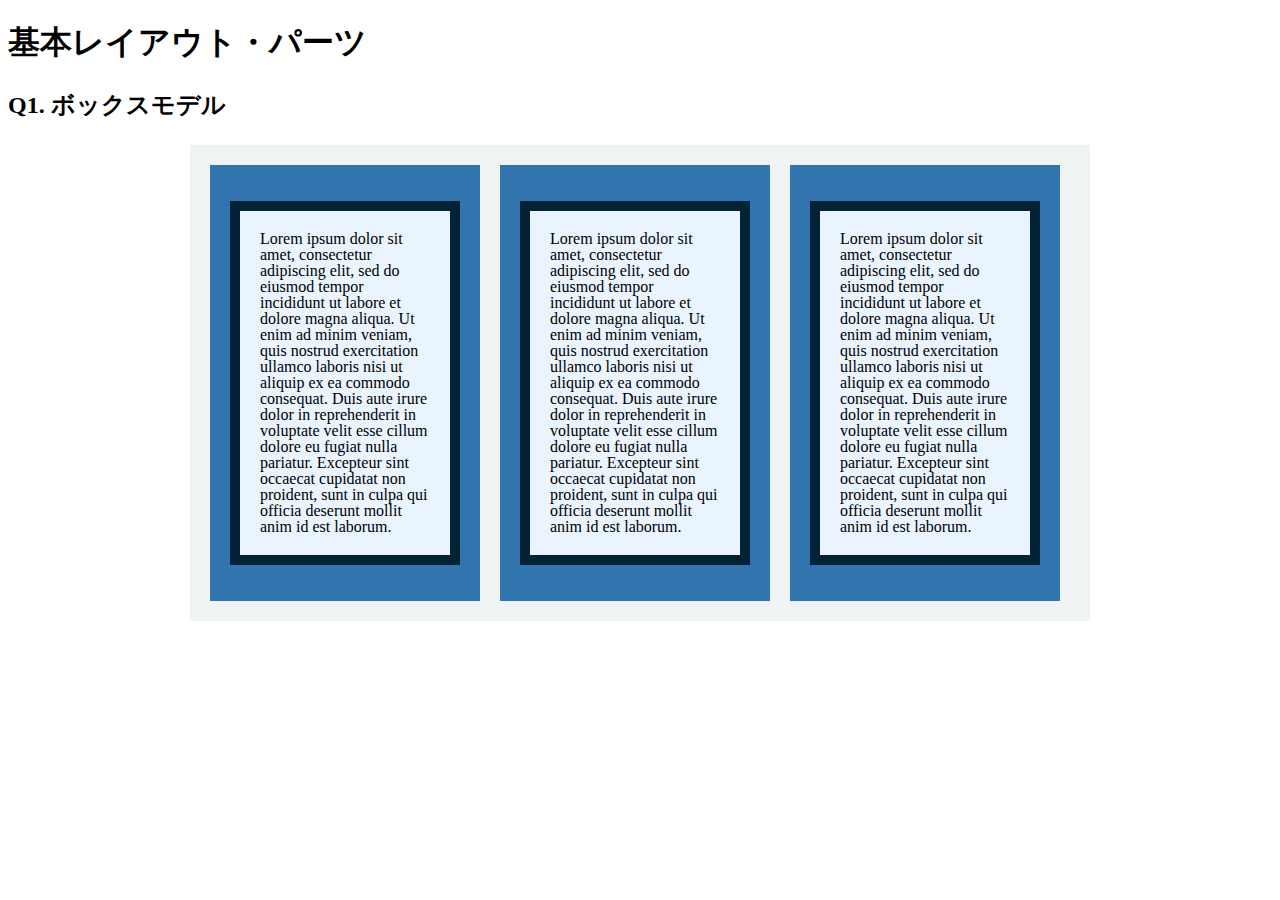
<file: layout_parts/q1/index.html>
<!DOCTYPE html>
<html>
  <head>
    <meta charset="utf-8">
    <meta http-equiv="X-UA-Compatible" content="IE=edge">
    <meta name="viewport" content="width=device-width, initial-scale=1.0, maximum-scale=1.0, user-scalable=no">
    <meta name="format-detection" content="telephone=no">
    <title>基本レイアウト・パーツ</title>
    <link rel="stylesheet" href="http://gizumo-inc.github.io/sample/front-lesson/layout_parts_new/assets/css/reset.css">
    <link rel="stylesheet" href="http://gizumo-inc.github.io/sample/front-lesson/layout_parts_new/assets/css/base.css">
    <link rel="stylesheet" href="css/style.css">
  </head>
  <body>
    <div class="wrapper">
      <h1 class="title">基本レイアウト・パーツ</h1>
      <h2 class="headline">
        <p class="headline__text">Q1. ボックスモデル</p>
      </h2>
      <div class="box">
        <!--
            このQ1のみ「answer」フォルダがあり、そこにQ1でのHTML/CSSの説明が書いてあります。
            その「index.html」をブラウザとテキストエディタで開き、参考にしてみてください。

             この問題はmarginとpaddingとborderをうまく使ってボックスを配置する問題です。
             レイアウトとしては、1つの大きなボックスの中に3つのボックスが横並びになっていて、
             さらにその3つのボックスの中にそれぞれ1つずつボックスが入っている形になっています。
             3つのボックスはfloatで横並びにしているので、clearfixでの解除も忘れないようにしてください。

             ■この問題で使う大事なプロパティ
             ・margin
             ・padding
             ・border
             ・float
        -->
        <!-- 回答はクラスq1の要素の中に書いてね -->
        <!-- すでについてるクラスにはstyleを指定しない。styleをつける場合は自分で新たにクラスをつけること -->
      <div class="q1 container clearfix">
          <div class="content_frame">
              <p class="content">Lorem ipsum dolor sit amet, consectetur adipiscing elit, sed do eiusmod tempor incididunt ut labore et dolore magna aliqua. Ut enim ad minim veniam, quis nostrud exercitation ullamco laboris nisi ut aliquip ex ea commodo consequat. Duis aute irure dolor in reprehenderit in voluptate velit esse cillum dolore eu fugiat nulla pariatur. Excepteur sint occaecat cupidatat non proident, sunt in culpa qui officia deserunt mollit anim id est laborum.</p>
          </div>
          <div class="content_frame">
              <p class="content">Lorem ipsum dolor sit amet, consectetur adipiscing elit, sed do eiusmod tempor incididunt ut labore et dolore magna aliqua. Ut enim ad minim veniam, quis nostrud exercitation ullamco laboris nisi ut aliquip ex ea commodo consequat. Duis aute irure dolor in reprehenderit in voluptate velit esse cillum dolore eu fugiat nulla pariatur. Excepteur sint occaecat cupidatat non proident, sunt in culpa qui officia deserunt mollit anim id est laborum.</p>
          </div>
          <div class="content_frame">
              <p class="content">Lorem ipsum dolor sit amet, consectetur adipiscing elit, sed do eiusmod tempor incididunt ut labore et dolore magna aliqua. Ut enim ad minim veniam, quis nostrud exercitation ullamco laboris nisi ut aliquip ex ea commodo consequat. Duis aute irure dolor in reprehenderit in voluptate velit esse cillum dolore eu fugiat nulla pariatur. Excepteur sint occaecat cupidatat non proident, sunt in culpa qui officia deserunt mollit anim id est laborum.</p>
          </div>
      </div>
        <!-- 回答はクラスq1の要素の中に書いてね -->
      </div>
    </div>
  </body>
</html>
</file>
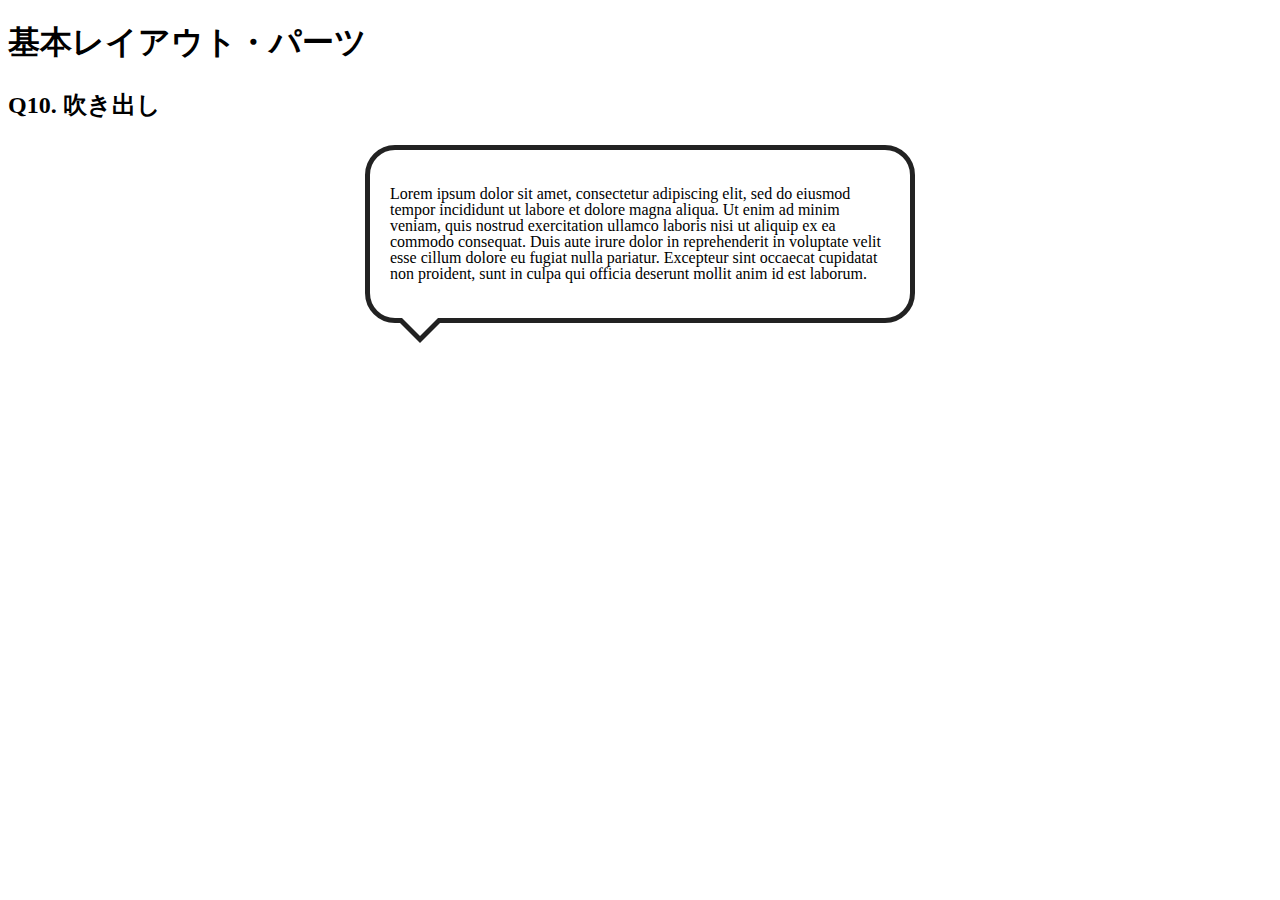
<file: layout_parts/q10/index.html>
<!DOCTYPE html>
<html>
  <head>
    <meta charset="utf-8">
    <meta http-equiv="X-UA-Compatible" content="IE=edge">
    <meta name="viewport" content="width=device-width, initial-scale=1.0, maximum-scale=1.0, user-scalable=no">
    <meta name="format-detection" content="telephone=no">
    <title>基本レイアウト・パーツ</title>
    <link rel="stylesheet" href="http://gizumo-inc.github.io/sample/front-lesson/layout_parts_new/assets/css/reset.css">
    <link rel="stylesheet" href="http://gizumo-inc.github.io/sample/front-lesson/layout_parts_new/assets/css/base.css">
    <link rel="stylesheet" href="css/style.css">
  </head>
  <body>
    <div class="wrapper">
      <h1 class="title">基本レイアウト・パーツ</h1>
      <h2 class="headline">
        <p class="headline__text">Q10. 吹き出し</p>
      </h2>
      <div class="box">
        <!--
             吹き出しというのもwebサイトにおいてよく使われるパーツです。
             これもCSSだけで実装することができますが、吹き出しの枠線の三角の部分がむずかしいかと思います。
             やり方は何通りかありますので、調べてみて自分なりの方法で再現してみてください。

             ■この問題で使う大事なプロパティ
             ・position

             ■この問題で使う大事な擬似要素
             ・:before
             ・:after
        -->
        <!-- 回答はクラスq10の要素の中に書いてね -->
        <!-- すでについてるクラスにはstyleを指定しない。styleをつける場合は自分で新たにクラスをつけること -->
        <div class="q10">
            <div class="container">
              <p class="text">
               Lorem ipsum dolor sit amet, consectetur adipiscing elit, sed do eiusmod tempor incididunt ut labore et
               dolore magna aliqua. Ut enim ad minim veniam, quis nostrud exercitation ullamco laboris nisi ut aliquip ex ea commodo consequat. Duis aute irure dolor in reprehenderit in voluptate velit esse cillum dolore eu fugiat nulla pariatur. Excepteur sint occaecat cupidatat non proident, sunt in culpa qui officia deserunt mollit anim id est laborum.
              </p>
           </div>
        </div>
        <!-- 回答はクラスq10の要素の中に書いてね -->
      </div>
    </div>
  </body>
</html>
</file>
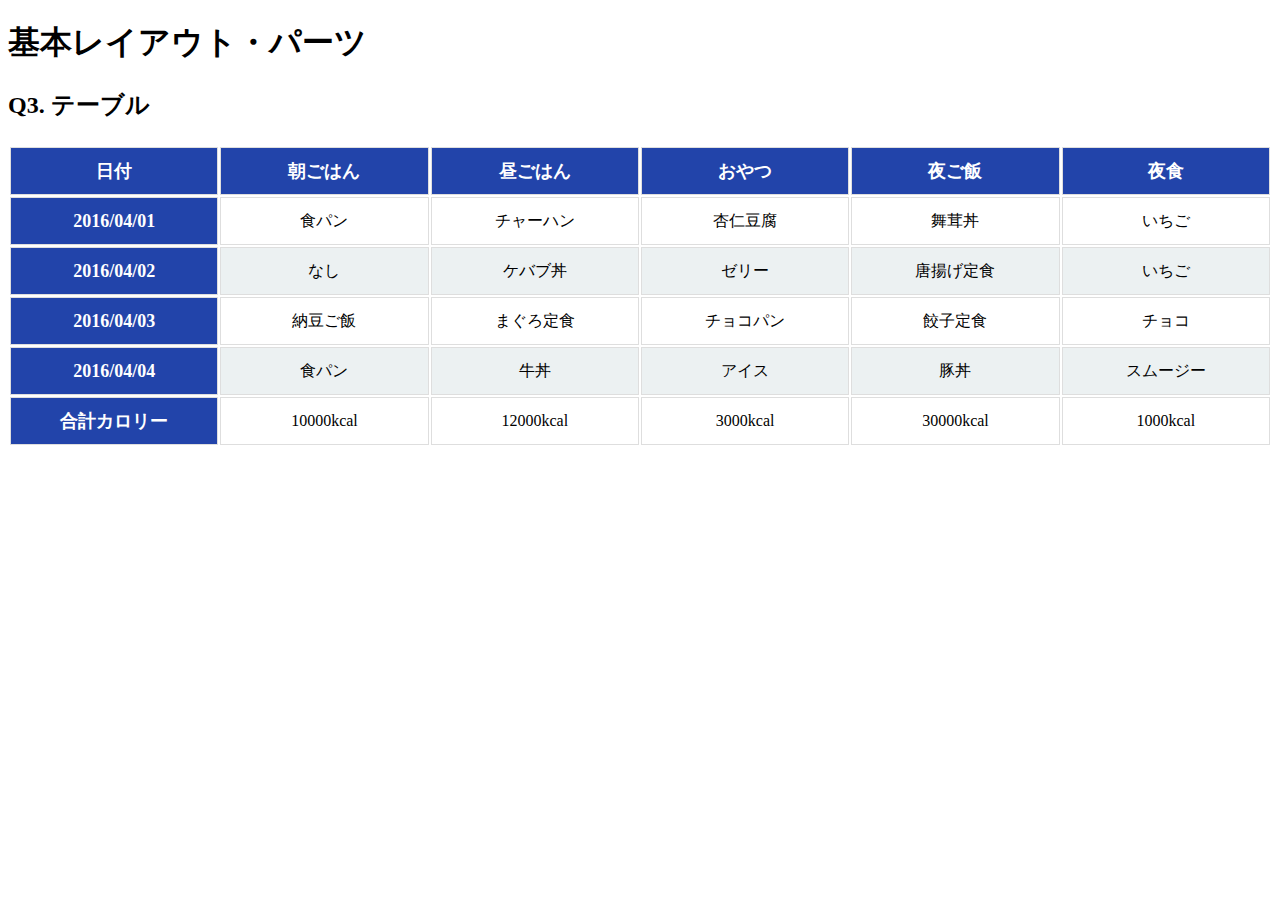
<file: layout_parts/q3/index.html>
<!DOCTYPE html>
<html>
  <head>
    <meta charset="utf-8">
    <meta http-equiv="X-UA-Compatible" content="IE=edge">
    <meta name="viewport" content="width=device-width, initial-scale=1.0, maximum-scale=1.0, user-scalable=no">
    <meta name="format-detection" content="telephone=no">
    <title>基本レイアウト・パーツ</title>
    <link rel="stylesheet" href="http://gizumo-inc.github.io/sample/front-lesson/layout_parts_new/assets/css/reset.css">
    <link rel="stylesheet" href="http://gizumo-inc.github.io/sample/front-lesson/layout_parts_new/assets/css/base.css">
    <link rel="stylesheet" href="css/style.css">
  </head>
  <body>
    <div class="wrapper">
      <h1 class="title">基本レイアウト・パーツ</h1>
      <h2 class="headline">
        <p class="headline__text">Q3. テーブル</p>
      </h2>
      <div class="box">
        <!--
             tableタグを使って表をつくってもらいます。
             tableタグ内では使っていいタグと使っていい順序というものが決まっています。
             それを検索しながら当てはめてください。

             背景色が青いセルのfont-sizeは18pxでline-heightが26pxです。
             それ以外のセルはfont-sizeが16pxでline-heightが22pxです。

             ■この問題で使う大事なプロパティ
             ・table-layout fixedを使う！

             ■この問題で使う大事な擬似要素
             ・:nth-child
             ・:first-child
             ・:last-child

             ■必須ではないけど使えると便利な擬似要素
             ・:not
        -->
        <!-- 回答はクラスq3の要素の中に書いてね -->
        <!-- すでについてるクラスにはstyleを指定しない。styleをつける場合は自分で新たにクラスをつけること -->
        <div class="q3">
          <table class="calory_data">
            <thead>
              <tr>
                <th>日付</th>
                <th>朝ごはん</th>
                <th>昼ごはん</th>
                <th>おやつ</th>
                <th>夜ご飯</th>
                <th>夜食</th>
              </tr>
            </thead>
            <tbody>
              <tr>
                <th>2016/04/01</th>
                <td>食パン</td>
                <td>チャーハン</td>
                <td>杏仁豆腐</td>
                <td>舞茸丼</td>
                <td>いちご</td>
              </tr>
              <tr>
                <th>2016/04/02</th>
                <td>なし</td>
                <td>ケバブ丼</td>
                <td>ゼリー</td>
                <td>唐揚げ定食</td>
                <td>いちご</td>
              </tr>
              <tr>
                <th>2016/04/03</th>
                <td>納豆ご飯</td>
                <td>まぐろ定食</td>
                <td>チョコパン</td>
                <td>餃子定食</td>
                <td>チョコ</td>
              </tr>
              <tr>
                <th>2016/04/04</th>
                <td>食パン</td>
                <td>牛丼</td>
                <td>アイス</td>
                <td>豚丼</td>
                <td>スムージー</td>
              </tr>
              <tr>
                <th>合計カロリー</th>
                <td>10000kcal</td>
                <td>12000kcal</td>
                <td>3000kcal</td>
                <td>30000kcal</td>
                <td>1000kcal</td>
              </tr>
            </tbody>
          </table>

        </div>
        <!-- 回答はクラスq3の要素の中に書いてね -->
      </div>
    </div>
  </body>
</html>
</file>
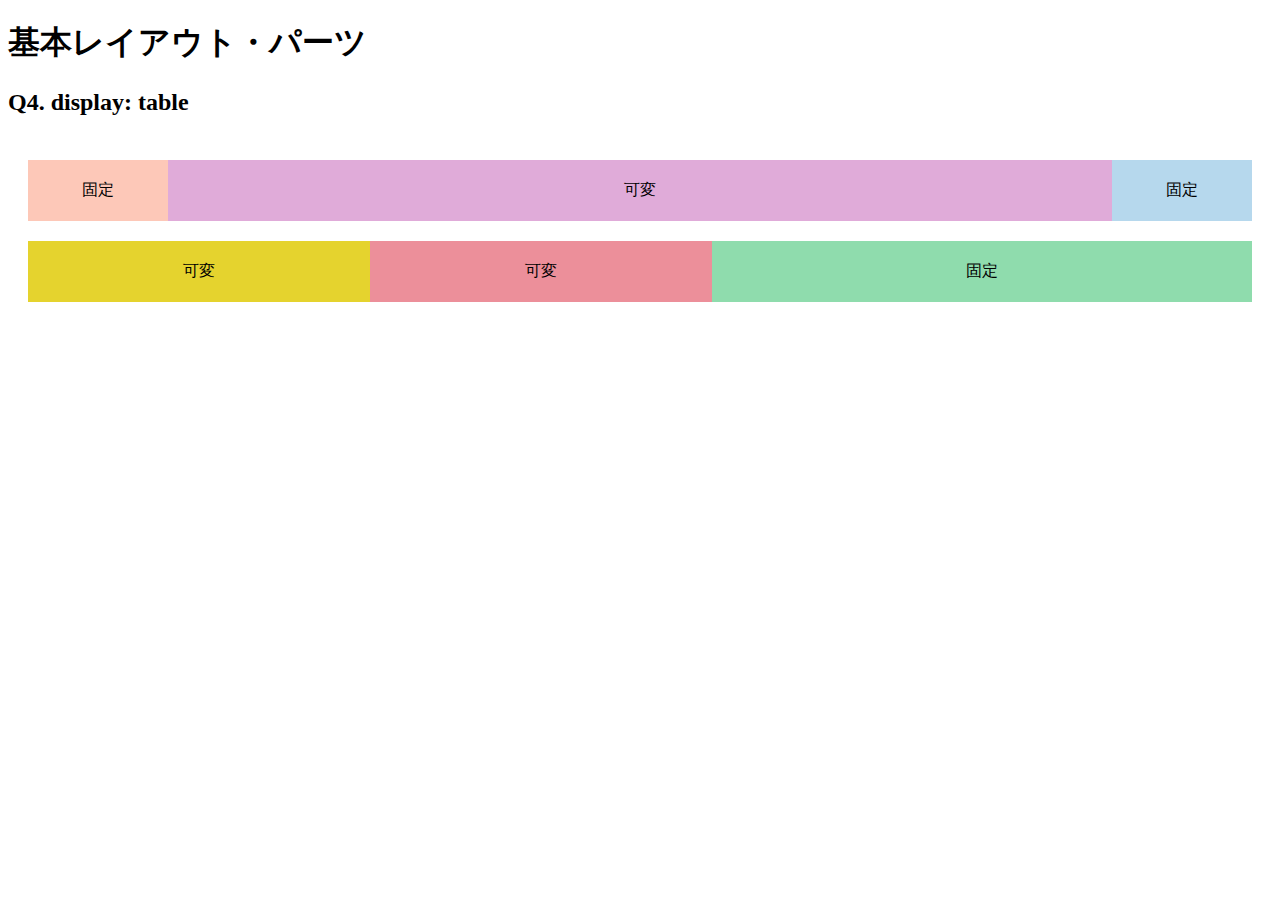
<file: layout_parts/q4/index.html>
<!DOCTYPE html>
<html>
  <head>
    <meta charset="utf-8">
    <meta http-equiv="X-UA-Compatible" content="IE=edge">
    <meta name="viewport" content="width=device-width, initial-scale=1.0, maximum-scale=1.0, user-scalable=no">
    <meta name="format-detection" content="telephone=no">
    <title>基本レイアウト・パーツ</title>
    <link rel="stylesheet" href="http://gizumo-inc.github.io/sample/front-lesson/layout_parts_new/assets/css/reset.css">
    <link rel="stylesheet" href="http://gizumo-inc.github.io/sample/front-lesson/layout_parts_new/assets/css/base.css">
    <link rel="stylesheet" href="css/style.css">
  </head>
  <body>
    <div class="wrapper">
      <h1 class="title">基本レイアウト・パーツ</h1>
      <h2 class="headline">
        <p class="headline__text">Q4. display: table</p>
      </h2>
      <div class="box">
        <!--
             Webサイトを作る際、「メインコンテンツはウィンドウの横幅に応じて伸縮するけれどサイドバーは常に固定値」といったようなレイアウトをすることが多々あります。
             そのようなときに、ウィンドウサイズに対して固定のものと可変のものを横に並べるやり方がわからないとレイアウトができません。
             display: tableを使うことで実現することができるのでやってみましょう。
             固定と書いてあるdivはウィンドウサイズが変わっても横幅が変化せず、可変と書いてあるdivはウィンドウサイズの変化に合わせて横幅が変化するようにスタイルをあてます。

             今回もHTMLは記述してあるので、新たにclassを付与してスタイルをあててください。
             .q4のdivにスタイルを当てる場合は、.q4に当てるのではなく新たにclassを付与してスタイルをあててください。

             ■この問題で使う大事なプロパティ
             ・display: table
             ・display: table-cell
        -->
        <!-- 回答はクラスq4の要素の中に書いてね -->
        <!-- すでについてるクラスにはstyleを指定しない。styleをつける場合は自分で新たにクラスをつけること -->
        <!-- 新たにタグは追加しなくてもできます。 -->
        <div class="q4 table_container">
          <div class="table">
            <div class="column top_left">固定</div>
            <div class="column top_center">可変</div>
            <div class="column top_right">固定</div>
          </div>
          <div class="table">
            <div class="column bottom_left">可変</div>
            <div class="column bottom_center">可変</div>
            <div class="column bottom_right">固定</div>
          </div>
        </div>
        <!-- 回答はクラスq4の要素の中に書いてね -->
      </div>
    </div>
  </body>
</html>
</file>
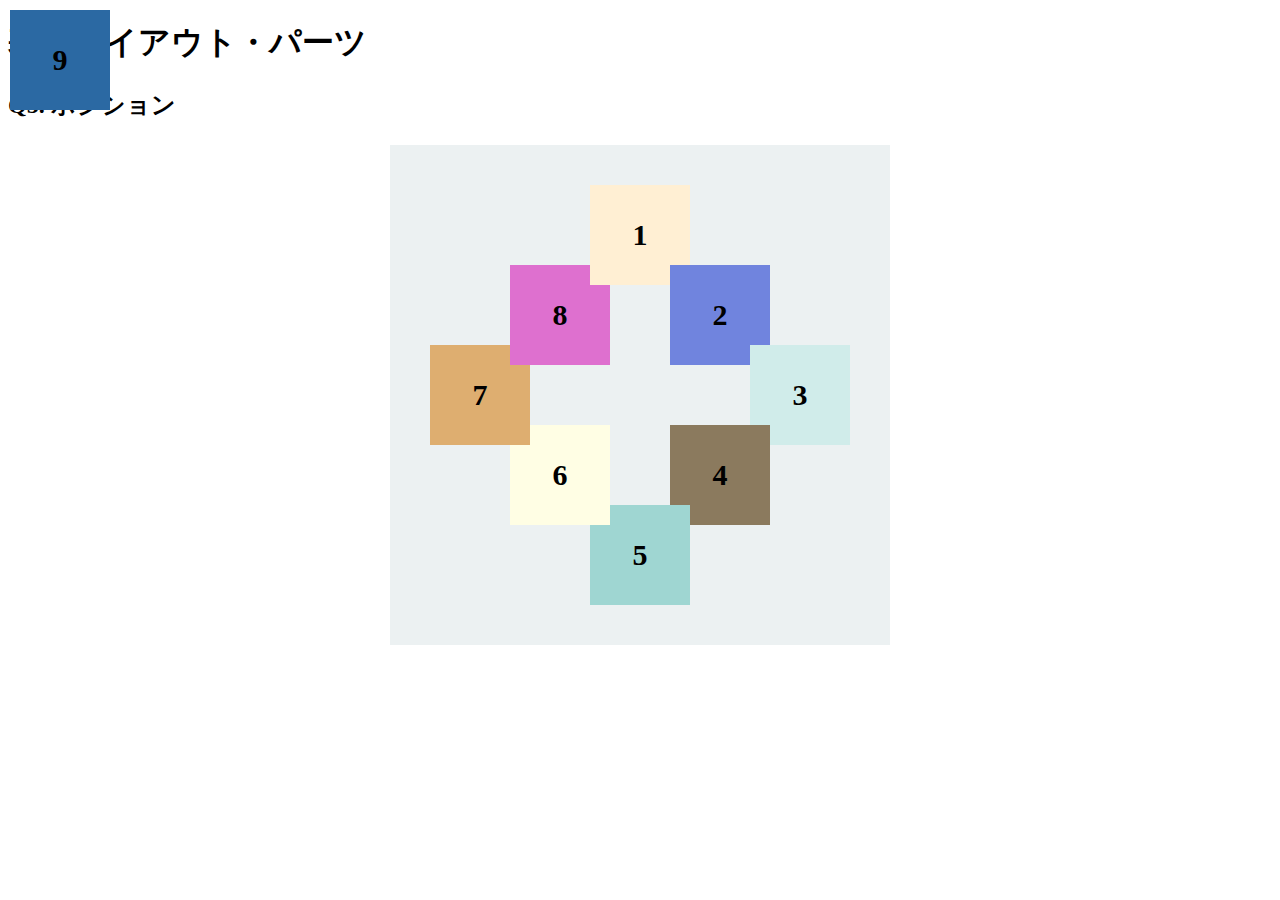
<file: layout_parts/q5/index.html>
<!DOCTYPE html>
<html>
  <head>
    <meta charset="utf-8">
    <meta http-equiv="X-UA-Compatible" content="IE=edge">
    <meta name="viewport" content="width=device-width, initial-scale=1.0, maximum-scale=1.0, user-scalable=no">
    <meta name="format-detection" content="telephone=no">
    <title>基本レイアウト・パーツ</title>
    <link rel="stylesheet" href="http://gizumo-inc.github.io/sample/front-lesson/layout_parts_new/assets/css/reset.css">
    <link rel="stylesheet" href="http://gizumo-inc.github.io/sample/front-lesson/layout_parts_new/assets/css/base.css">
    <link rel="stylesheet" href="css/style.css">
  </head>
  <body>
    <div class="wrapper">
      <h1 class="title">基本レイアウト・パーツ</h1>
      <h2 class="headline">
        <p class="headline__text">Q5. ポジション</p>
      </h2>
      <div class="box">
        <!--
             9個のボックスをきれいに配置しましょう。ボックスの重なり方(どれが上にあるのか)も意識してください。
             9番のボックスは常に(画面サイズに関わらず、スクロールに付随して)画面の左上に存在するように配置してください。

             ちなみにこの問題では、すでにHTMLは用意されています。
             ただ順序がばらばらになっているので、HTMLは変えずにCSSだけで正しい順序で配置してみてください。(classの付与は可)

             普通にやると1番のボックスが8番のボックスの下になってしまいます。
             下記にある「この問題で使う大事な擬似要素」のbefore or afterを使って、
             1番のボックスと同じ色、重なり部分と同じ大きさの要素を作ってpositionで配置しましょう。

             ■この問題で使う大事なプロパティ
             ・position
             ・z-index
             ■この問題で使う大事な擬似要素
             ・:before or :after
        -->
        <!-- 回答はクラスq5の要素の中に書いてね -->
        <!-- すでについてるクラスにはstyleを指定しない。styleをつける場合は自分で新たにクラスをつけること -->
        <!-- 新たにタグは追加しなくてもできます。 -->
        <div class="q5 boxes">
            <div class="content box_8">8</div>
            <div class="content box_5">5</div>
            <div class="content box_1">1</div>
            <div class="content box_7">7</div>
            <div class="content box_4">4</div>
            <div class="content box_6">6</div>
            <div class="content box_2">2</div>
            <div class="content box_3">3</div>
            <div class="content box_9">9</div>
        </div>
        <!-- 回答はクラスq5の要素の中に書いてね -->
      </div>
    </div>
  </body>
</html>
</file>
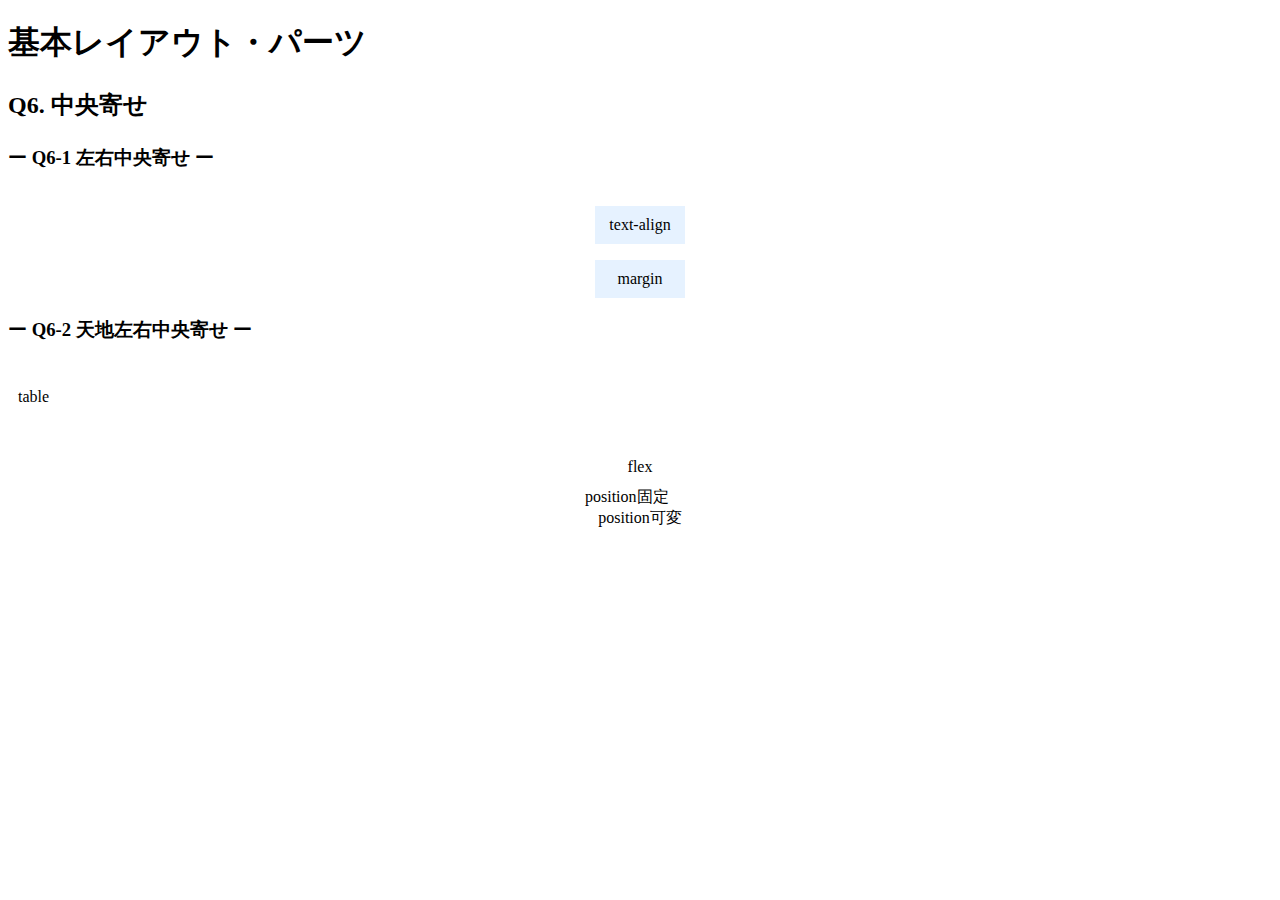
<file: layout_parts/q6/index.html>
<!DOCTYPE html>
<html>
  <head>
    <meta charset="utf-8">
    <meta http-equiv="X-UA-Compatible" content="IE=edge">
    <meta name="viewport" content="width=device-width, initial-scale=1.0, maximum-scale=1.0, user-scalable=no">
    <meta name="format-detection" content="telephone=no">
    <title>基本レイアウト・パーツ</title>
    <link rel="stylesheet" href="http://gizumo-inc.github.io/sample/front-lesson/layout_parts_new/assets/css/reset.css">
    <link rel="stylesheet" href="http://gizumo-inc.github.io/sample/front-lesson/layout_parts_new/assets/css/base.css">
    <link rel="stylesheet" href="css/style.css">
  </head>
  <body>
    <div class="wrapper">
      <h1 class="title">基本レイアウト・パーツ</h1>
      <h2 class="headline">
        <p class="headline__text">Q6. 中央寄せ</p>
      </h2>
      <div class="box">
        <!--
             左右の中央寄せや、天地(上下)の中央寄せというのはサイトを作っているとよく遭遇するレイアウトです。
             色々なやり方があるのですが、状況に応じて最適なものは違うので適切な配置の仕方ができるようになりましょう。
             この問題ではHTMLはすでに用意しているので、classを自分で付与してスタイルをあててください。
        -->
        <div class="box__inner">
          <h3 class="box__headline">
            <p class="box__headline__text">ー Q6-1 左右中央寄せ ー</p>
          </h3>
          <!--
               ブロック要素内のテキスト(or インライン要素)の左右中央寄せに関してはtext-align:centerを設定することで簡単にできます。
               ただ、ブロック要素そのものの左右中央寄せは少し工夫をしないとできません。
               大きく分けて2通りのやり方があるのですが、それが以下の問題の2つです。
               中央寄せするブロックの横幅が可変の場合はtext-alignでの方法が、固定の場合はmarginでの方法が向いています。
          -->
          <div class="q6 q6--horizontal">
            <!--
                 ■この問題で使う大事なプロパティ
                 ・display
                 ・text-align
            -->
            <!-- Q6-1の回答はここに書いてね -->
            <!-- 新たにタグは追加しなくてもできます。 -->
            <div class="q6__box">
              <div class="content_text-align">
                <p class="q6_1 text-align">text-align</p>
              </div>
            </div>
            <!-- Q6-1の回答はここに書いてね -->

            <!--
                 ■この問題で使う大事なプロパティ
                 ・margin
            -->
            <!-- Q6-1の回答はここに書いてね -->
            <!-- 新たにタグは追加しなくてもできます。 -->
            <div class="q6__box">
              <p class="q6_1 margin">margin</p>
            </div>
            <!-- Q6-1の回答はここに書いてね -->
          </div>
        </div>

        <div class="box__inner">
          <h3 class="box__headline">
            <p class="box__headline__text">ー Q6-2 天地左右中央寄せ ー</p>
          </h3>
          <!--
               ブロック要素の天地中央寄せは左右よりも難易度が高くなります。
               そして天地の中央寄せができる状態だと左右もできる状態に自然になっているため、今回は天地左右の中央寄せになります。
               やり方は大きくわけて3つあります。
               1番目の方法は少し前までよく使われていたやり方で全てのブラウザで表示ができますが、HTMLの記述が冗長になってしまいます。
               2番目の方法は最新の記述で、とても簡単に書くことができますが、少し古いブラウザだと対応していません。
               3番目の方法もよく使われますが、これも少し古いブラウザだと対応していません。

               この問題もHTMLが用意されているのでclassを付与してスタイルをあててください。すでにふられているclassにスタイルをあてることはせず、新規でclassを作ってください。
          -->
          <!--
               方法⓵：親要素にdisplay: table-cellを適応させることでtd要素に変化させ、
               text-align（水平方向）だけでなくvertical-align（垂直方向）の設定も可能にする。

               ■この問題で使う大事なプロパティ

               ・display: table　→「どこの真ん中に寄せたいのか」の「どこの」を司る要素に適用する。
               ・display: table-cell　→中央寄せしたい親要素をｔｄ要素に変化させることで、中身にvertical-alignを適用。
               ・display: inline-block　→中央寄せする要素をインラインブロック要素にして、text-alignを有効にする
               ・vertical-align　→親要素に適用し、垂直方向の設定。
          -->
          <!-- Q6-2の回答はここに書いてね -->
          <!-- すでについてるクラスにはstyleを指定しない。styleをつける場合は自分で新たにクラスをつけること -->
          <!-- 新たにタグは追加しなくてもできます。 -->
          <div class="q6 q6--around q6_2_1">
            <div class="q6_2_1_conteiner">
              <p class="q6_2_1_text">table</p>
            </div>
          </div>
          <!-- Q6-2の回答はここに書いてね -->
          <!--
          方法②：flexbox(display:flex)を利用した中央寄せ。
          flexboxとは？→ある要素に定義するだけで、その直下の要素が並列になる便利なスタイルです。
　　　　　　　　　　　　　シンプルな導入であれば、CSSで「display:flex」というスタイルを指定するだけです。
                        中央寄せは、並列の場合の左右方向は justify-content: center;で、
                        上下方向は、align-items: center;で指定します。

               ■この問題で使う大事なプロパティ
               ・display: flex
               ・align-items
               ・justify-content
          -->
          <!-- Q6-2の回答はここに書いてね -->
          <!-- すでについてるクラスにはstyleを指定しない。styleをつける場合は自分で新たにクラスをつけること -->
          <!-- 新たにタグは追加しなくてもできます。 -->
          <div class="q6 q6--around q6_2_2">
            <p class="q6_2_2_text">flex</p>
          </div>
          <!-- Q6-2の回答はここに書いてね -->
          <div class="q6 q6--position">
            <!--
                 中央寄せする要素のサイズが固定のとき
                 方法⓷: position:absoluteとmargin:auto の組み合わせ。
                 横方向のみであれば、position:absolute;はいりません。
                 縦方向を中央寄せする場合、position:absolute;と、
                 top,bottom,left,rightそれぞれにauto以外の値(0)を指定する必要があります。

                 ■この問題で使う大事なプロパティ
                 ・position
                 ・margin
            -->
            <!-- Q6-2の回答はここに書いてね -->
            <!-- すでについてるクラスにはstyleを指定しない。styleをつける場合は自分で新たにクラスをつけること -->
            <!-- 新たにタグは追加しなくてもできます。 -->
            <div class="q6__box is-stable q6_2_3">
              <p class="q6__box__inner q6_2_3_text">position固定</p>
            </div>
            <!-- Q6-2の回答はここに書いてね -->
            <!--
            方法⓸transformで中央寄せ　→要素の幅が可変の場合は％で指定する。


                 中央寄せする要素のサイズが可変のとき→transform
                 ■この問題で使う大事なプロパティ
                 ・position
                 ・transform
            -->
            <!-- Q6-2の回答はここに書いてね -->
            <!-- すでについてるクラスにはstyleを指定しない。styleをつける場合は自分で新たにクラスをつけること -->
            <!-- 新たにタグは追加しなくてもできます。 -->
            <div class="q6__box is-flexible q6_2_4">
              <p class="q6__box__inner q6_2_4_text">position可変</p>
            </div>
            <!-- Q6-2の回答はここに書いてね -->
          </div>
        </div>
      </div>
    </div>
  </body>
</html>
</file>
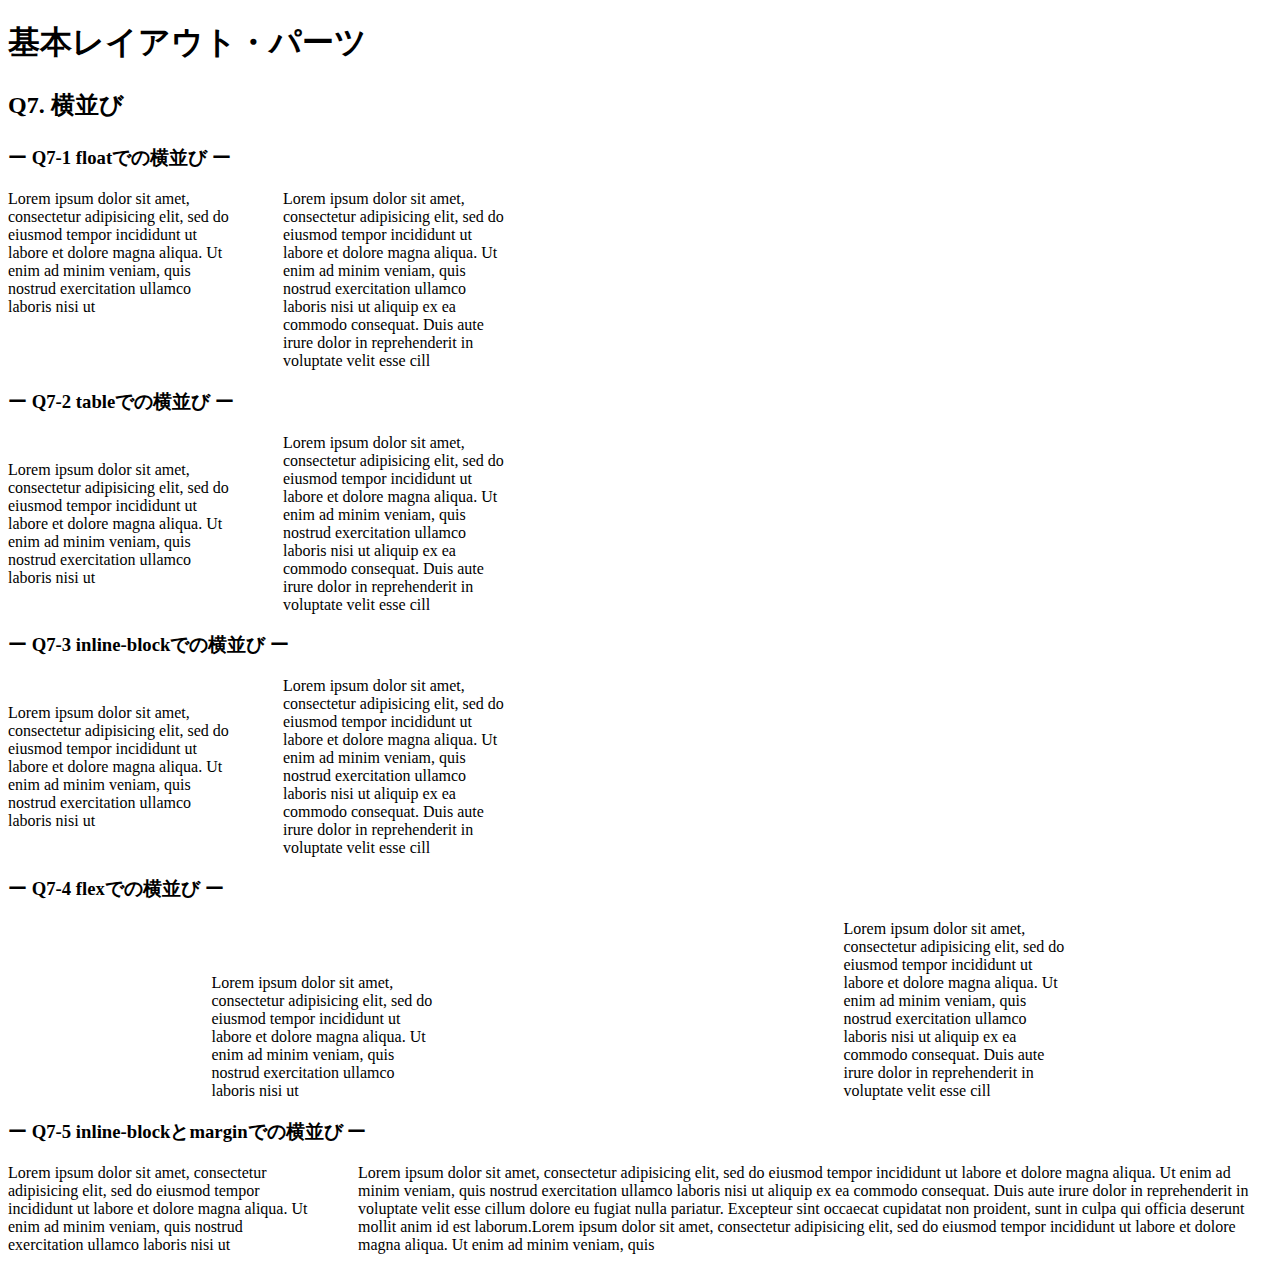
<file: layout_parts/q7/index.html>
<!DOCTYPE html>
<html>
  <head>
    <meta charset="utf-8">
    <meta http-equiv="X-UA-Compatible" content="IE=edge">
    <meta name="viewport" content="width=device-width, initial-scale=1.0, maximum-scale=1.0, user-scalable=no">
    <meta name="format-detection" content="telephone=no">
    <title>基本レイアウト・パーツ</title>
    <link rel="stylesheet" href="http://gizumo-inc.github.io/sample/front-lesson/layout_parts_new/assets/css/reset.css">
    <link rel="stylesheet" href="http://gizumo-inc.github.io/sample/front-lesson/layout_parts_new/assets/css/base.css">
    <link rel="stylesheet" href="css/style.css">
  </head>
  <body>
    <div class="wrapper">
      <h1 class="title">基本レイアウト・パーツ</h1>
      <h2 class="headline">
        <p class="headline__text">Q7. 横並び</p>
      </h2>
      <div class="box">
        <!--
             要素を横並びにするというのは、高頻出のレイアウトです。
             色々なやり方があるのですが、状況に応じて最適なものは違うので適切な配置の仕方ができるようになりましょう。
             この問題ではHTMLはすでに用意しているので、classを自分で付与してスタイルをあててください。
        -->
        <div class="box__inner">
          <h3 class="box__headline">
            <p class="box__headline__text">ー Q7-1 floatでの横並び ー</p>
          </h3>
          <!--
               ■この問題で使う大事なプロパティ
               ・float
          -->
          <!-- Q7の回答はここに書いてね -->
          <!-- すでについてるクラスにはstyleを指定しない。styleをつける場合は自分で新たにクラスをつけること -->
          <!-- 新たにタグは追加しなくてもできます。 -->
          <div class="q7 q7--float">
            <div class="q7__inner clearfix">
              <div class="q7__box q7_1_text">
                Lorem ipsum dolor sit amet, consectetur adipisicing elit, sed do eiusmod tempor incididunt ut labore et dolore magna aliqua. Ut enim ad minim veniam, quis nostrud exercitation ullamco laboris nisi ut
              </div>
              <div class="q7__box q7_1_text">
                Lorem ipsum dolor sit amet, consectetur adipisicing elit, sed do eiusmod tempor incididunt ut labore et dolore magna aliqua. Ut enim ad minim veniam, quis nostrud exercitation ullamco laboris nisi ut aliquip ex ea commodo consequat. Duis aute irure dolor in reprehenderit in voluptate velit esse cill
              </div>
            </div>
          </div>
          <!-- Q7の回答はここに書いてね -->
        </div>

        <div class="box__inner">
          <h3 class="box__headline">
            <p class="box__headline__text">ー Q7-2 tableでの横並び ー</p>
          </h3>
          <!--
               少しクセのある横並び方法です。

               ■この問題で使う大事なプロパティ
               ・display: table
               ・display: table-cell
          -->
          <!-- Q7の回答はここに書いてね -->
          <!-- すでについてるクラスにはstyleを指定しない。styleをつける場合は自分で新たにクラスをつけること -->
          <!-- 新たにタグは追加しなくてもできます。 -->
          <div class="q7 q7--table">
            <div class="q7__inner q7_2">
              <div class="q7__box q7_2_container">
                <div class="q7__box__text q7_2_text">
                  Lorem ipsum dolor sit amet, consectetur adipisicing elit, sed do eiusmod tempor incididunt ut labore et dolore magna aliqua. Ut enim ad minim veniam, quis nostrud exercitation ullamco laboris nisi ut
                </div>
              </div>
              <div class="q7__box q7_2_container">
                <div class="q7__box__text q7_2_text">
                  Lorem ipsum dolor sit amet, consectetur adipisicing elit, sed do eiusmod tempor incididunt ut labore et dolore magna aliqua. Ut enim ad minim veniam, quis nostrud exercitation ullamco laboris nisi ut aliquip ex ea commodo consequat. Duis aute irure dolor in reprehenderit in voluptate velit esse cill
                </div>
              </div>
            </div>
          </div>
          <!-- Q7の回答はここに書いてね -->
        </div>

        <div class="box__inner">
          <h3 class="box__headline">
            <p class="box__headline__text">ー Q7-3 inline-blockでの横並び ー</p>
          </h3>
          <!--
               ■この問題で使う大事なプロパティ
               ・display: inline-block
          -->
          <!-- Q7の回答はここに書いてね -->
          <!-- すでについてるクラスにはstyleを指定しない。styleをつける場合は自分で新たにクラスをつけること -->
          <!-- 新たにタグは追加しなくてもできます。 -->
          <div class="q7 q7--inlineblock">
            <div class="q7__inner q7_3_container">
              <div class="q7__box q7_3_text">
                Lorem ipsum dolor sit amet, consectetur adipisicing elit, sed do eiusmod tempor incididunt ut labore et dolore magna aliqua. Ut enim ad minim veniam, quis nostrud exercitation ullamco laboris nisi ut
              </div>
              <div class="q7__box q7_3_text">
                Lorem ipsum dolor sit amet, consectetur adipisicing elit, sed do eiusmod tempor incididunt ut labore et dolore magna aliqua. Ut enim ad minim veniam, quis nostrud exercitation ullamco laboris nisi ut aliquip ex ea commodo consequat. Duis aute irure dolor in reprehenderit in voluptate velit esse cill
              </div>
            </div>
          </div>
          <!-- Q7の回答はここに書いてね -->
        </div>

        <div class="box__inner">
          <h3 class="box__headline">
            <p class="box__headline__text">ー Q7-4 flexでの横並び ー</p>
          </h3>
          <!--
               簡単に横並びが可能、かつ様々なアレンジが可能ですが、
               少し古いブラウザには対応してないので、他のものもしっかりと覚えるようにしましょう。

               ■この問題で使う大事なプロパティ
               ・flex
          -->
          <!-- Q7の回答はここに書いてね -->
          <!-- すでについてるクラスにはstyleを指定しない。styleをつける場合は自分で新たにクラスをつけること -->
          <!-- 新たにタグは追加しなくてもできます。 -->
          <div class="q7 q7--flex">
            <div class="q7__inner q7_4_container">
              <div class="q7__box q7_4_text">
                Lorem ipsum dolor sit amet, consectetur adipisicing elit, sed do eiusmod tempor incididunt ut labore et dolore magna aliqua. Ut enim ad minim veniam, quis nostrud exercitation ullamco laboris nisi ut
              </div>
              <div class="q7__box q7_4_text">
                Lorem ipsum dolor sit amet, consectetur adipisicing elit, sed do eiusmod tempor incididunt ut labore et dolore magna aliqua. Ut enim ad minim veniam, quis nostrud exercitation ullamco laboris nisi ut aliquip ex ea commodo consequat. Duis aute irure dolor in reprehenderit in voluptate velit esse cill
              </div>
            </div>
          </div>
          <!-- Q7の回答はここに書いてね -->
        </div>

        <div class="box__inner">
          <h3 class="box__headline">
            <p class="box__headline__text">ー Q7-5 inline-blockとmarginでの横並び ー</p>
          </h3>
          <!--
               上記でやったdisplay: inline-block;での横並び方法の派生です。
               この方法を使うと固定幅 + 可変幅のレイアウトで横並びが可能です。
               ネガティブマージン（例：margin-left: -200px;）を使用します。

               ただ方法はいくつかあるので、固定幅 + 可変幅になっていれば問題ないです。

               ■この問題で使う大事なプロパティ
               ・display: inline-block
               ・margin, padding
          -->
          <!-- Q7の回答はここに書いてね -->
          <!-- すでについてるクラスにはstyleを指定しない。styleをつける場合は自分で新たにクラスをつけること -->
          <!-- 新たにタグは追加しなくてもできます。 -->

          <div class="q7 q7--margin">
            <div class="q7__inner is-full q7_5">
              <div class="q7__box q7_5_content_fixed">
                <div class="q7__box__text">
                  Lorem ipsum dolor sit amet, consectetur adipisicing elit, sed do eiusmod tempor incididunt ut labore et dolore magna aliqua. Ut enim ad minim veniam, quis nostrud exercitation ullamco laboris nisi ut
                </div>
              </div>
              <div class="q7__box q7_5_content_flexible">
                <div class="q7__box__text">
                  Lorem ipsum dolor sit amet, consectetur adipisicing elit, sed do eiusmod tempor incididunt ut labore et dolore magna aliqua. Ut enim ad minim veniam, quis nostrud exercitation ullamco laboris nisi ut aliquip ex ea commodo consequat. Duis aute irure dolor in reprehenderit in voluptate velit esse cillum dolore eu fugiat nulla pariatur. Excepteur sint occaecat cupidatat non proident, sunt in culpa qui officia deserunt mollit anim id est laborum.Lorem ipsum dolor sit amet, consectetur adipisicing elit, sed do eiusmod tempor incididunt ut labore et dolore magna aliqua. Ut enim ad minim veniam, quis
                </div>
              </div>
            </div>
          </div>
          <!-- Q7の回答はここに書いてね -->
        </div>
      </div>
    </div>
  </body>
</html>
</file>
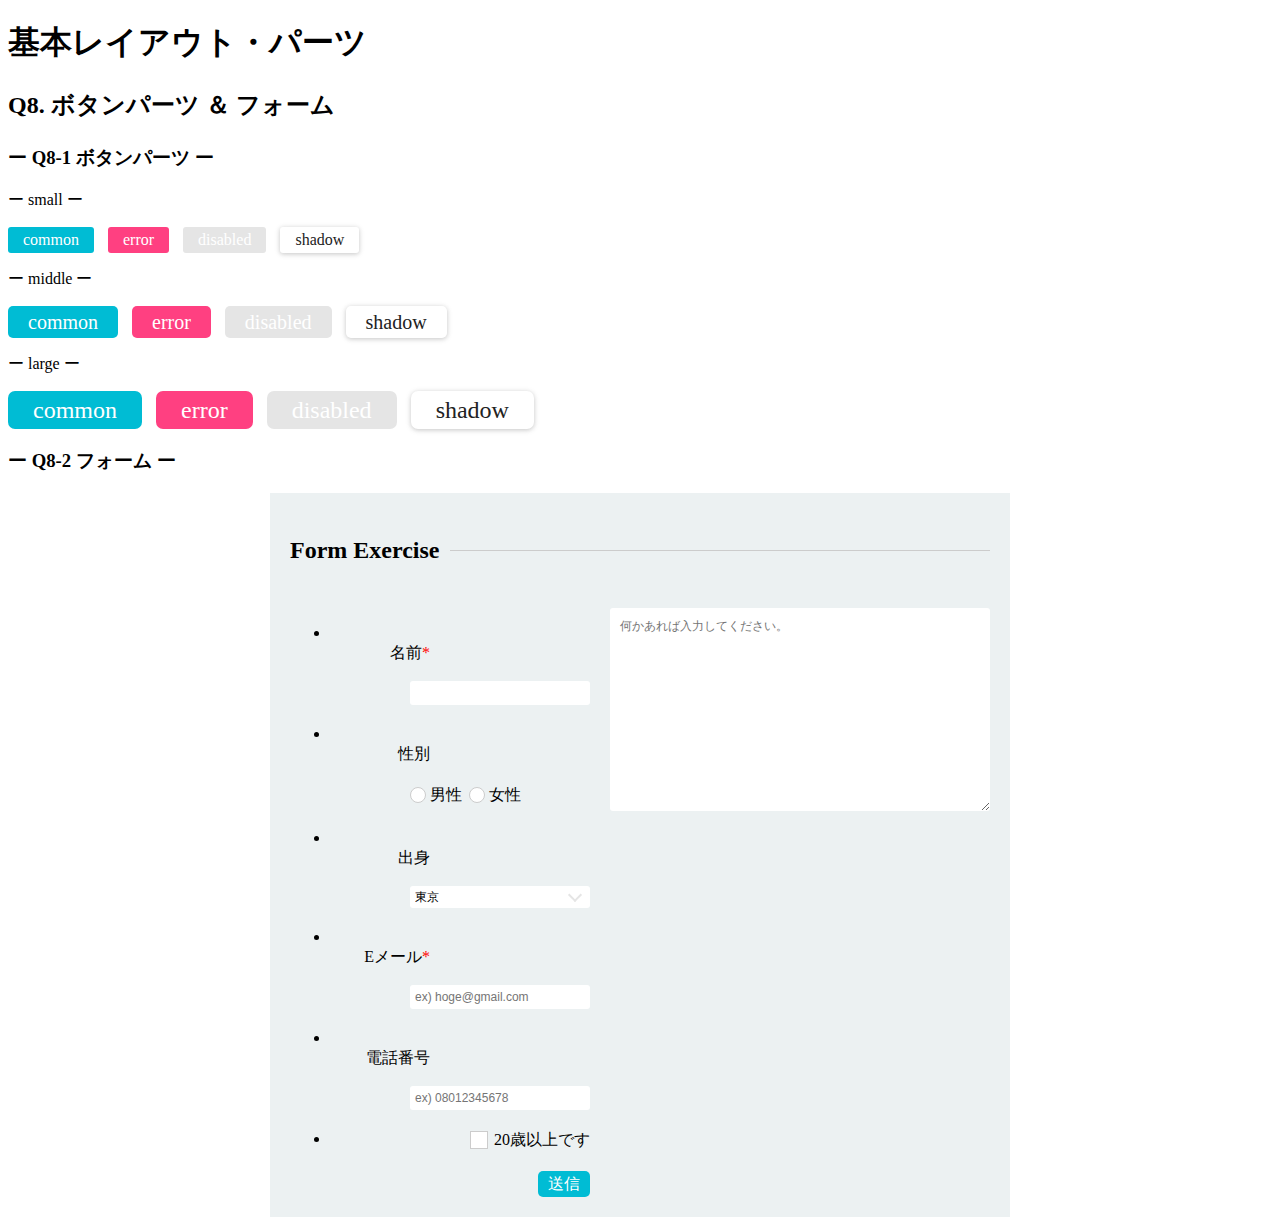
<file: layout_parts/q8/index.html>
<!DOCTYPE html>
<html>
  <head>
    <meta charset="utf-8">
    <meta http-equiv="X-UA-Compatible" content="IE=edge">
    <meta name="viewport" content="width=device-width, initial-scale=1.0, maximum-scale=1.0, user-scalable=no">
    <meta name="format-detection" content="telephone=no">
    <title>基本レイアウト・パーツ</title>
    <link rel="stylesheet" href="http://gizumo-inc.github.io/sample/front-lesson/layout_parts_new/assets/css/reset.css">
    <link rel="stylesheet" href="http://gizumo-inc.github.io/sample/front-lesson/layout_parts_new/assets/css/base.css">
    <link rel="stylesheet" href="css/style.css">
  </head>
  <body>
    <div class="wrapper">
      <h1 class="title">基本レイアウト・パーツ</h1>
      <h2 class="headline">
        <p class="headline__text">Q8. ボタンパーツ ＆ フォーム</p>
      </h2>
      <div class="box">
        <div class="box__inner">
          <h3 class="box__headline">
            <p class="box__headline__text">ー Q8-1 ボタンパーツ ー</p>
          </h3>
          <!--
               この問題は特に難しいプロパティは使いませんので、普通にやれば簡単にボタンを作ることができます。
               ただ、意識していただきたいのは、classを適切にふることで共通化できるスタイルは共通化してしまうということです。
               この問題もHTMLはすでに記述してありますので、ボタンのdivにclassを付与してスタイルを当ててください。
               .q8--btnにfont-sizeを0として指定してあるので必ずボタン部分でfont-sizeを指定してください。
          -->
          <!-- 回答はここに書いてね -->
          <!-- すでについてるクラスにはstyleを指定しない。styleをつける場合は自分で新たにクラスをつけること -->
          <!-- 新たにタグは追加しなくてもできます。 -->
          <div class="q8 q8--btn">
            <p class="q8__title">ー small ー</p>
            <div class="btn common small">common</div>
            <div class="btn error small">error</div>
            <div class="btn disabled small">disabled</div>
            <div class="btn shadow small">shadow</div>
          </div>

          <div class="q8 q8--btn">
            <p class="q8__title">ー middle ー</p>
            <div class="btn common middle">common</div>
            <div class="btn error middle">error</div>
            <div class="btn disabled middle">disabled</div>
            <div class="btn shadow middle">shadow</div>
          </div>

          <div class="q8 q8--btn">
            <p class="q8__title">ー large ー</p>
            <div class="btn common large">common</div>
            <div class="btn error large">error</div>
            <div class="btn disabled large">disabled</div>
            <div class="btn shadow large">shadow</div>
          </div>
          <!-- 回答はここに書いてね -->
        </div>

        <div class="box__inner">
          <h3 class="box__headline">
            <p class="box__headline__text">ー Q8-2 フォーム ー</p>
          </h3>
          <!--
               Webサイトを作る際、コンタクトフォームを実装する機会がとても多くあります。
               ここで使われるタグは一般的にはデザインするのが難しいと言われていますが、それをやらないといけない状況は結構多いです。（簡単リセットされない、:focusや:activeを使う）
               まずは元々タグにあてられているスタイルを解除して、フラットな状態にしてからスタイルを当てていくことが大事です(appearance)。

               特にradioとcheckboxのチェックのスタイルが難しいと思います。
               やり方として、既存のチェックは使わずに擬似要素でチェックのフィールドを再現します。:checkedを使えばチェックされているかどうかでスタイルを変えることができるので、
               これをうまく使いましょう。cssでは+（隣接セレクタ）というものも使わなくてはなりませんので、調べてみましょう。
               また、一番下のボタンはbuttonタグを使って実装しましょう。（<input type="submit">を使って実装することも可能です）

               この課題では、実際にユーザーが入力した値を送れる状態まで作っていただきます。answerの方で確認していただきたいのですが、全ての入力フォームを適当に記述してsubmitボタンを押してみてください。
               URL欄の最後に「?name=...」という感じの文字列が追加されているのがわかると思います。（その?以降のものをパラメーターと呼びます。複数ある場合は?◯◯=□□&△△=××のように&繋ぎになります。◯◯や△△の部分はinputタグやselectタグのname属性が入ります。）
               これが、入力した値を送信できている状態です。本来ではこの値をサーバーサイドで受け取ってフォームの処理をするのですが、今回はHTMLを使って送信するまでをやってもらいます。
               answerで入力した値を自分で作ったフォームに全く同じように入力した場合、URLが全く同じように変わる状態にしてください。（formのaction属性やmethod属性が関係してきます）
               また赤の*(アスタリスク)の部分は必須項目です。必須項目を空にしたまま送信しようとするとアラートが表示される処理も再現しましょう。

               また、この問題はレイアウトが複雑なため、サイズや色の確認のためにデベロッパーツールを見ても構いません。
               ただ全ての答えを見るといったことはしないようにしましょう。

               ■この問題で使う大事なhtml要素
               ・label →フォームの構成部品（一行テキストボックス・チェックボックス・ラジオボタン等）と、 その項目名（ラベル）を明確に関連付けるための要素。
               　　　　 これによりチェックボックスやラジオボタンでは、 関連付けられたテキスト部分をクリックしてもチェックを付けることができるようになる。
                       <LABEL>タグの使用方法は2通りあり、 1つは<LABEL>タグのfor属性の値と、フォーム部品のid属性の値を同じものにすることで両者を関連付ける方法。
                       もう1つは<LABEL>～</LABEL>内にフォーム部品とテキストを含める方法。後者の方法は、Internet Explorer5や6には対応していないようなので、できるだけ前者を用いた方が良いだろう。

               ・form　→<form>タグは、入力・送信フォームを作る際に使用します。 <form>～</form>の間に、 <input>・ <select>・ <textarea>等のタグで、
                        一行テキストボックス・サブミットボタン・ラジオボタン・チェックボックス・セレクトボックス・テキストボックス等のフォーム部品を配置します。
                        フォームに入力されたデータは、送信ボタンを押すことでウェブサーバーへ送信されます。 その際の送信先URLはaction属性で、
                        データの送信方法はmethod属性で、送信するデータの形式はenctype属性でそれぞれ指定します。
                         ウェブサーバーへ送信されたデータのプログラム処理は、 HTMLやCSSではなくPHPやCGIなどのサーバーサイド・スクリプトで行います。

               ・input(type="radio")　   →ラジオボタン（用意された選択肢の中から１つを選択できるボタン）の導入
               ・input(type="checkbox")　→いくつかあるオプションから複数の項目を選択するのに使われる。通常、四角の中に空白（偽の場合）かチェックマーク（真の場合）が表示される形式である。
                                         チェックボックスの隣にはその説明文が付与される。 チェックボックスの状態を反転させるには、チェックボックスまたはその説明文[1]上でマウスをクリックすればよい

               ・input(type="text")    　          →１行のテキスト入力欄の導入
               ・textarea　                        →複数行のテキスト入力欄の導入
               ・select　                          →セレクトボックスの導入
               ・button (input type="submitも可能)　→送信ボタンの導入

               ■この問題で使う大事なプロパティ
               ・appearance(-webkit-appearance)　
               　　→フォームで使用するinputやtextareaなどの要素はブラウザやデバイスによって見た目は異なりますが、
               　　 予めボーダー・グラデーション・角丸といったスタイルが適用されています。特にこだわりがなければこのまま使用したり、
               　　 多少手を加えるだけということもありますが、異なるブラウザやデバイスでも同じように表示させたい時にはこれらが邪魔に
               　　 なってしまいます。このデフォルトの見栄えを取り除きたいという時に便利なのがappearanceというプロパティでデフォルトのスタイルを削除することができます。

               ・outline
               　　→outlineプロパティは、アウトラインのスタイル・太さ・色をまとめて指定する際に使用します。 スタイル・太さ・色のうち、
               　　 指定する値を任意の順序でスペースで区切って記述します。
                    borderプロパティとは異なり、outlineプロパティには上下左右の概念はありません。
                    アウトラインをつける（縁取りをする）対象が丸い場合には、アウトラインも丸くなります。

               ■この問題で使う大事な擬似要素
               ・:checked →チェック（選択）されているユーザーインターフェース要素にスタイルを与える。
　　　　　　　　　　　　　　　ユーザーインターフェース要素とは、上記のフォーム部品などのユーザーが操作できる要素のこと。
               ・:focus   →フォーカスされた要素を指定してスタイルを与える
               ・:active　→クリックされた要素を指定してスタイルを与える
               ・:before
               ・:after

               ■大事な用語
               ・パラメータ(formのaction属性やmethod属性が関係する)
               ・+（隣接セレクタ） →直後に隣接している要素にスタイルを適用する
            　   書式：　　セレクタ+セレクタ {プロパティ名:値;}
            　   適用対象：　同じ階層にある要素同士で、直後に隣接している要素
          -->
          <!-- 回答はここに書いてね -->
          <!-- すでについてるクラスにはstyleを指定しない。styleを付ける場合は自分で新たにクラスをつけること -->
          <div class="q8">
            <form class="form_wrapper">
              <div class="form_title">
                <p>Form Exercise</p>
              </div>
              <div class="container clearfix">
                <div class="content_left">
                  <ul class="main_contents">

                    <li class="clearfix">
                      <p class="content_title">名前<span class="caution">*</span></p>
                      <input class="content_answer reset reseted" type="text" name="name"required>
                    </li>

                    <li class="clearfix">
                      <p class="content_title">性別</p>
                      <div class="content_answer">
                        <label>
                          <input class="radio" name="sex" type="radio" value="male">
                          <span class="radio_text">
                            男性
                          </span>
                        </label>
                        <!--name属性が同じラジオボタンは、１つだけしか選択できないようになる-->
                        <label>
                          <input class="radio" name="sex" type="radio" value="female">
                          <span class="radio_text">
                            女性
                          </span>
                        </label>
                      </div>
                    </li>

                    <li class="clearfix">
                      <p class="content_title">出身</p>
                      <div class="from content_answer">
                        <select  class="select reset" name="hometown">
                          <option value="tokyo">東京</option>
                          <option value="saitama">埼玉</option>
                          <option value="chiba">千葉</option>
                          <option value="kanagawa">神奈川</option>
                        </select>
                      </div>
                    </li>

                    <li class="clearfix">
                      <p class="content_title">Eメール<span class="caution">*</span></p>
                      <input class="content_answer reset reseted" type="email" placeholder="ex) hoge@gmail.com" name="email" required>  <!--必須項目のためrequiredを入力 -->
                    </li>

                    <li class="clearfix">
                      <p class="content_title">電話番号</p>
                      <input class="content_answer reset reseted" type="text" name="tel" placeholder="ex) 08012345678">
                    </li>
                      <!-- 既存のチェックは使わずに擬似要素でチェックのフィールドを再現します。
                      :checkedを使えばチェックされているかどうかでスタイルを変えることができるので、
                      これをうまく使いましょう。cssでは+（隣接セレクタ）というものも使わなくてはなりませんので、調べてみましょう。--->
                      <!-- 既存のチェックは使わずに擬似要素でチェックのフィールドを再現します。既存のチェック（非表示）と疑似要素による新チェックを
                      <lavel for="id名" >でひもづけ、:checkedを使えばチェックされているかどうかでスタイルを変えることができるので、
                      これをうまく使いましょう。
                      <label>タグの指定方法には2つあり、1つは<label>タグのfor属性の値と、フォーム部品のid属性の値を同じにすることで両者の関連付け
                      ができます。もう一つは、<label>～</label>内に部品とラベルを配置するという方法です。
                      cssでは+（隣接セレクタ）というものも使わなくてはなりませんので、調べてみましょう。--->

                    <li class="clearfix">
                      <div class="content_answer"><!--共通のスタイルを適用するdiv  -->
                        <div class="check_age"><!--text-align:rightを適用するdiv  -->
                          <input class="content_checkbox" id="content_checkbox" type="checkbox" name="twenty" value="true"> <!--非表示だが、疑似要素に結び付ける  -->
                          <label for="content_checkbox" class="checkbox_text">
                            20歳以上です
                          </label>
                        </div>
                      </div>
                    </li>
                  </ul>
                  <input class="btn_submit reset" type="submit" name="" value="送信">
                </div>
                <div class="content_right">
                  <textarea class="right_content reset" name="message" placeholder="何かあれば入力してください。"></textarea>
                  <!-- cols属性は、一行当たりの最大文字数の目安を指定する際に使用します。 cols属性の値として指定できるのは、1以上の正の整数です。
                       何も指定しない場合の初期値は20です。rows属性は、表示行数を指定する際に使用します。 rows属性の値として指定できるのは、1以上の正の整数です。
                       何も指定しない場合の初期値は2です。--->
                  <!-- name属性は、フォームのデータが送信されるときに，name 属性 の値が付加されており，
                  　　 対象とする要素のデータに簡単にアクセスできます。--->
                </div>
              </div>
            </form>
          </div>
          <!-- 回答はここに書いてね -->
        </div>
      </div>
    </div>
  </body>
</html>
</file>
<file: layout_parts/q1/css/style.css>
@charset "UTF-8";

/* 回答はここに書いてね */
*{box-sizing: border-box;}

.container{
  margin: 0 auto;
  width: 900px;
  background-color: #eff3f4;
  padding: 20px;
}

.clearfix::after{
  clear:both;
  display: block;
  content: "";
}

.content_frame{
  background-color: #3274ae;
  float:left;
  margin-left: 20px;
  padding:20px;
}
.content_frame:first-child{
    margin-left: 0px;
}

.content{
  width:230px;
  border: 10px solid #022336;
  padding: 20px;
  background-color: #eaf4ff;
  font-size: 16px;
  line-height: 16px;
}



/* 回答はここに書いてね */
</file>
<file: layout_parts/q10/css/style.css>
@charset "UTF-8";

/* 回答はここに書いてね */
.container {
  position: relative;
  margin: 0 auto;
  width: 500px;
  padding: 20px;
  border: 5px solid #222;
  border-radius: 30px;
}

.text {
  font-size: 16px;
  line-height: 16px;
}

.container::before,.container::after {
  position: absolute;
  width: 0px;
  height: 0px;
  border: 20px solid transparent;
  content:"";
}
.container::before {
  border-top-color: #222;
  bottom: -45px;
  left: 30px;
}
.container::after {
  border-top-color: #fff;
  bottom: -38px;
  left: 30px;
}
/*三角の作り方その２

display: block;
position: absolute; ポジション指定＋要素順で後ろ　のため、前面に出る
top: 141px;
left: 34.5px;
background-color: white;
width:25px;
height:25px;
border-right: 5px solid #222;
border-bottom: 5px solid #222;
transform: rotate(45deg); ボーダーを回転表示することでVの字を再現。 rotateは角度の指定を行う場合。
content: "";
*/

/* 回答はここに書いてね */
</file>
<file: layout_parts/q3/css/style.css>
@charset "UTF-8";

/* 回答はここに書いてね */
.calory_data{
  width:100%;
  table-layout: fixed;
}


.calory_data th{
  color: white;
  background-color: #2244aa;
  padding: 10px;
  border:1px solid #dedede;
  font-size: 18px;
  line-height: 26px;
}

.calory_data td{
  padding: 10px;
  border:1px solid #dedede;
  text-align: center;
  font-size: 16px;
  line-height: 22px;
}

.calory_data tbody tr:last-child{
  border-top:2px dashed #000;
}

.calory_data tr:nth-child(2n){
  background-color: #ecf1f2;
}

/* 回答はここに書いてね */
</file>
<file: layout_parts/q4/css/style.css>
@charset "UTF-8";

/* 回答はここに書いてね */

.table_container{
  padding:20px;
}

.table{
  width:100%;
  display:table;
  margin-top: 20px;
}
.table:first-child{
  margin-top: 0px;
}

.column{
  text-align: center;
  display:table-cell;
  padding:20px;
}

.top_left{
  background-color: #fdc8b8;
  width:100px;
}
.top_center{
  background-color: #e0abd9;
}
.top_right{
  background-color: #b6d8ed;
  width:100px;
}

.bottom_left{
  background-color: #e5d32e;
}
.bottom_center{
  background-color: #ec8f9a;
}
.bottom_right{
  background-color: #8fdcad;
  width:500px;
}

/* 回答はここに書いてね */
</file>
<file: layout_parts/q5/css/style.css>
@charset "UTF-8";

/* 回答はここに書いてね */
.boxes{
  width:500px;
  height: 500px;
  background-color: #ECF1F2;
  margin: 0 auto;
  position: relative;
}
.content{
  width:100px;
  height: 100px;
  text-align: center;
  line-height: 100px;
  font-size: 30px;
  font-weight:bold;
  position: absolute;
}

.box_1{
  top: 40px;
  left: 200px;
  background-color: #ffefd3;
  z-index: 1;
}
.box_2{
  top:120px;
  left:280px;
  background-color: #7084de;
  z-index: 2;
}
.box_3{
  top:200px;
  left:360px;
  background-color: #d0ecea;
  z-index: 3;
}

.box_4{
  top:280px;
  left:280px;
  background-color: #8b7a5e;
  z-index: 4;
}

.box_5{
  top:360px;
  left:200px;
  background-color: #9fd6d2;
  z-index: 5;
}

.box_6{
  top:280px;
  left:120px;
  background-color: #fffee4;
  z-index: 6;
}

.box_7{
  top:200px;
  left:40px;
  background-color: #deae70;
  z-index: 7;
}

.box_8{
  top:120px;
  left:120px;
  background-color: #de70cf;
  z-index: 8;
}
.box_8::after{
  width:20px;
  height: 20px;
  position: absolute;
  top: 0px;
  right: 0px;
  background-color: #ffefd3;
  content:"";
}

.box_9{
  background-color: #2b69a3;
  margin-top: 10px;
  margin-left: 10px;
  position:fixed;
  top:0px;
  left: 0px;
  z-index: 9;
}


/* 回答はここに書いてね */
</file>
<file: layout_parts/q6/css/style.css>
@charset "UTF-8";


/* 回答はここに書いてね */
.q6_1{
  box-sizing: border-box;
  text-align: center;
  width: 90px;
  padding: 10px;
  background-color: #e6f2ff;
}

.content_text-align{
  text-align: center;
}
.text-align{
  display: inline-block;
}

.margin{
  display: block;
  margin: 0 auto;
}

/*
table-row・table-cellのサイズは、tableプロパティの大きさに依存する。
従って、サイズの基準となる要素にdisplay:tableを適用する。
*/
.q6_2_1{
  display: table;
}

/*
table関連プロパティの特徴
1:単独でtable-row、table-cellの幅・高さを%で指定しても効果が出ない
2:table-rowは、ピクセル（px）で指定しても幅に関しては効果が出ない（高さのみ）：幅は、中身（td、table-cell）しだいのため
3:table-cellにサイズを指定しなかった場合、親要素がtableならばそのサイズいっぱいにまで広がる
*/

.q6_2_1_conteiner{
  display: table-cell;  /* 中央寄せしたい要素の親要素*/
  vertical-align: middle;/*垂直方向の中央寄せ*/
  text-align: center;
}

.q6_2_1_text,.q6_2_2_text{
  display:inline-block;/*text-alignを有効にする*/
  background-color: #fff;
  padding:10px;
}

.q6_2_2{
  display: flex;
  align-items: center;/*垂直方向の中央*/
  justify-content: center;/*水平方向の中央*/
}

.q6_2_3{
  position: relative;
}
.q6_2_3_text{
  height:30px;
  width:110px;
  position:absolute;
  top: 0;
  bottom: 0;
  left: 0;
  right: 0;
  margin: auto;
}

.q6_2_4{
  position:relative;
}
.q6_2_4_text{
  padding:10px;
  position:absolute;
  top:50%;
  left:50%;
  transform:translateX(-50%) translateY(-50%);
}


/* 回答はここに書いてね */
</file>
<file: layout_parts/q7/css/style.css>
@charset "UTF-8";

/* 回答はここに書いてね */

.wrapper{
  font-size: 16px;
}

/* ------------------------------------------- */
.clearfix::after{
  content:"";
  display:block;
  clear:both;
}

.q7_1_text{
  float:left;
  /*widthを指定しなければfloatは機能しない*/
  width:225px;
  margin-left:50px;
  /*デフォルトで親の幅が500pxと決まっている。そこに収める。*/
  box-sizing: border-box;
}

.q7_1_text:first-child{
  margin-left: 0px;
}



/* -------------------------------------------- */

.q7_2{
  /*デフォルトで親の幅が500pxと決まっている。そこに収める。*/
  display:table;
}
.q7_2_container{
  width:225px;
  /*横並びにするカラム*/
  display: table-cell;
  /*垂直方向をそろえる*/
  vertical-align: middle;
  padding-left: 50px;
}

.q7_2_container:first-child{
  padding-left: 0px;
}

/* -------------------------------------------- */
.q7_3_container{
  font-size: 0;
  /*
  inline-blockで要素をならべると余計な隙間ができるため、それを無くす。
  ただ、このままでは中の要素も0になるため、子要素は個別にサイズを指定する
  */
}

.q7_3_text{
  font-size: 16px;
  width:225px;
  display:inline-block;/*widthを指定可能かつ横並び*/
  margin-left:50px;
  vertical-align: middle;
  box-sizing: border-box;
}
.q7_3_text:first-child{
  margin-left: 0px;
}

/* ------------------------------------ */
.q7_4_container{
  display: flex;
  justify-content: space-around;
  align-items: flex-end;
}

.q7_4_text{
  width:225px;
  box-sizing: border-box;
}

/* ------------------------------------ */
.q7_5{
  font-size: 0;
}
.q7_5_content_fixed{
  width:300px;
  display: inline-block;
  font-size: 16px;
  vertical-align: top;
}
.q7_5_content_flexible{
  width:100%;
  display: inline-block;
  padding-left: 350px;
  /*
  マージンレフト＝左に間隔を設ける分要素は右に移動
  ネガティブマージンレフト＝要素がその逆（左）に移動。その際、同列の要素や親要素の前に出る　
  */
  margin-left: -300px;
  box-sizing: border-box;
  font-size: 16px;
}



/* 回答はここに書いてね */
</file>
<file: layout_parts/q8/css/style.css>
@charset "UTF-8";

/* 回答はここに書いてね */
.btn{
  text-align: center;
  margin-left: 10px;
}

.common{
  background-color: #00bcd4;
  color:white;
  cursor: pointer;
  margin-left: 0px;
}
.error{
  background-color: #ff4081;
  color:white;
  cursor: pointer;
}
.disabled{
  cursor: default;
  background-color: #e5e5e5;
  color:white;
}
.shadow{
  cursor: pointer;
  color:#222;
  background-color: #fff;
  box-shadow: 0 1px 6px rgba(0,0,0,.12), 0 1px 4px rgba(0,0,0,.12);
}
.small{
  display: inline-block;
  height:26px;
  font-size:16px;
  border-radius: 3px;
  padding: 0 15px;
  line-height: 26px;
}

.middle{
  display: inline-block;
  height:32px;
  font-size:20px;
  border-radius: 5px;
  padding: 0 20px;
  line-height: 32px;
}

.large{
  display: inline-block;
  height:38px;
  font-size:24px;
  border-radius: 7px;
  padding: 0 25px;
  line-height: 38px;
}



/* ----------------ここからフォーム------------------------- */
.clearfix::after{
  content:"";
  display: block;
  clear:both;
}

.form_wrapper{
  width:700px;
  margin: 0 auto;
  padding: 20px;
  background-color: #ecf1f2;
}

.form_title {
  margin-bottom:20px;
  position:relative;
}

.form_title::before{
 position: absolute;
 top:50%;
 left:0%;
 width:100%;
 height:1px;
 background-color: #ccc;
 /* 空のコンテンツを入れなければ背景が認識されない */
 content:"";
}


.form_title p{
  position:relative;/*positionを与えなければ、positonが与えられている上のbefore要素が優先表示され、
  　　　　　　　　　　　線が重なってしまう。positionを与えて同格にすることで、
  　　　　　　　　　　　下に存在するこちらの要素が優先表示される */
  background-color: #ecf1f2;/*これで塗りつぶし*/
  font-size: 24px;
  font-weight: bold;
  position:relative;/*本来その要素がある場所からの相対的な位置*/
  display: inline-block;
  padding-right: 10px;
}
/*-----------ここまでフォームのタイトル------------*/
/* --------ここからcontent-left-------------- */
.content_left{
   float:left;
   width:300px;
}

ul{
  margin-bottom: 20px;
}
.main_contents li{
  margin-top: 20px;
}
.main_contents li:first-child{
  margin-top: 0px;
}

.content_title{
  float:left;
  width:100px;
  line-height:25px;
  text-align: right;
}

.reset{
  -webkit-appearance: none;
  -moz-appearance: none;
  appearance: none;
  outline:none;
  border: none;
  background: none;
}

.reseted{
  background-color: #fff;
  width: 100%;
  padding: 5px;
  border-radius: 3px;
  font-size: 12px;
  line-height: 12px;
  box-sizing: border-box;
}
.reseted:focus{
  box-shadow: 0 0 7px #00bcd4;
}

.content_answer{
  float: right;
  width: 180px;
}

.content_age{
  float: right;
}

.caution{
  color:red;
}
/*-----ここからラジオボタン-------------*/
.radio{
  display: none;
}
.radio_text{
  position:relative;
  cursor: pointer;
  display: inline-block;
  padding: 3px 3px 3px 20px;
}
.radio_text::before{
  position:absolute;
  top:50%;
  left: 0;
  width: 14px;
  height: 14px;
  margin-top: -8px;
  background-color: #fff;
  border: 1px solid #ccc;
  border-radius: 50%;
  content:"";
}
.radio:checked+.radio_text:after{
  position: absolute;
  top: 50%;
  left: 4px;
  width: 8px;
  height: 8px;
  margin-top: -4px;
  background-color: #00bcd4;
  border-radius: 50%;
  content:"";
}


/*-----ここまでラジオボタン-------------*/
/*---------ここから出身-----------*/
.select{
  width:100%;
  padding:5px;
  border-radius: 3px;
  background-color: #fff;
  font-size: 12px;
  line-height: 12px;
  box-sizing: border-box;
  cursor: pointer;
}

.from{
  position: relative;
}
.from::after{
  display: block;
  position: absolute;/*ポジション指定＋要素順で後ろ　のため、前面に出る*/
  top: 4px;
  right: 10px;
  width:8px;
  height:8px;
  border-right: 2px solid #e5e5e5;
  border-bottom: 2px solid #e5e5e5;
  transform: rotate(45deg);/*ボーダーを回転表示することでVの字を再現。 rotateは角度の指定を行う場合。*/
  content: "";
  pointer-events: none;/*もとのpointerがdefault（矢印）のため、
  　　　　　　　　　　　　　認識させないことで、親要素のpointer（手）を適用させた*/
}
/*---------ここまで出身-----------*/
/*---------ここからcheckbox-----------*/
.check_age{
  text-align: right;
}

.content_checkbox{
  display: none;
}

.checkbox_text{
  position: relative;
  display: inline-block;
  padding-left: 24px;
}
.checkbox_text::before{
  position: absolute;
  top: 50%;
  left: 0;
  width:16px;
  height:16px;
  margin-top: -9px;
  background-color: #fff;
  border: 1px solid #ccc;
  content:"";
}
/*チェックされている場合のみペケを表示する*/
.content_checkbox:checked+.checkbox_text::after{
  position: absolute;
  top: 50%;
  left: 6px;
  margin-top: -14px;
  width: 8px;
  height: 16px;
  border-right: 3px solid #00bcd4;
  border-bottom: 3px solid #00bcd4;
  transform: rotate(45deg);
  content:"";
}
/*---------ここまでcheckbox-----------*/
/*---------ここから送信ボタン-----------*/
.btn_submit{
  padding: 0 10px;
  border-radius: 5px;
  background-color: #00bcd4;
  color:#fff;
  cursor: pointer;
  font-size: 16px;
  line-height: 26px;
  float:right;
}
.btn_submit:active{
  background-color: #fff;
  color: #00bcd4;
}

/* --------ここまでcontent-left-------------- */

.content_right{
 float:right;
 width:380px;
}
.right_content{
  width: 100%;
  height: 203px;
  padding: 10px;
  border-radius: 3px;
  background-color: white;
  font-size: 12px;
  box-sizing: border-box;
}
.right_content:focus{
  box-shadow: 0 0 7px #00bcd4;
}

/* 回答はここに書いてね */
</file>
